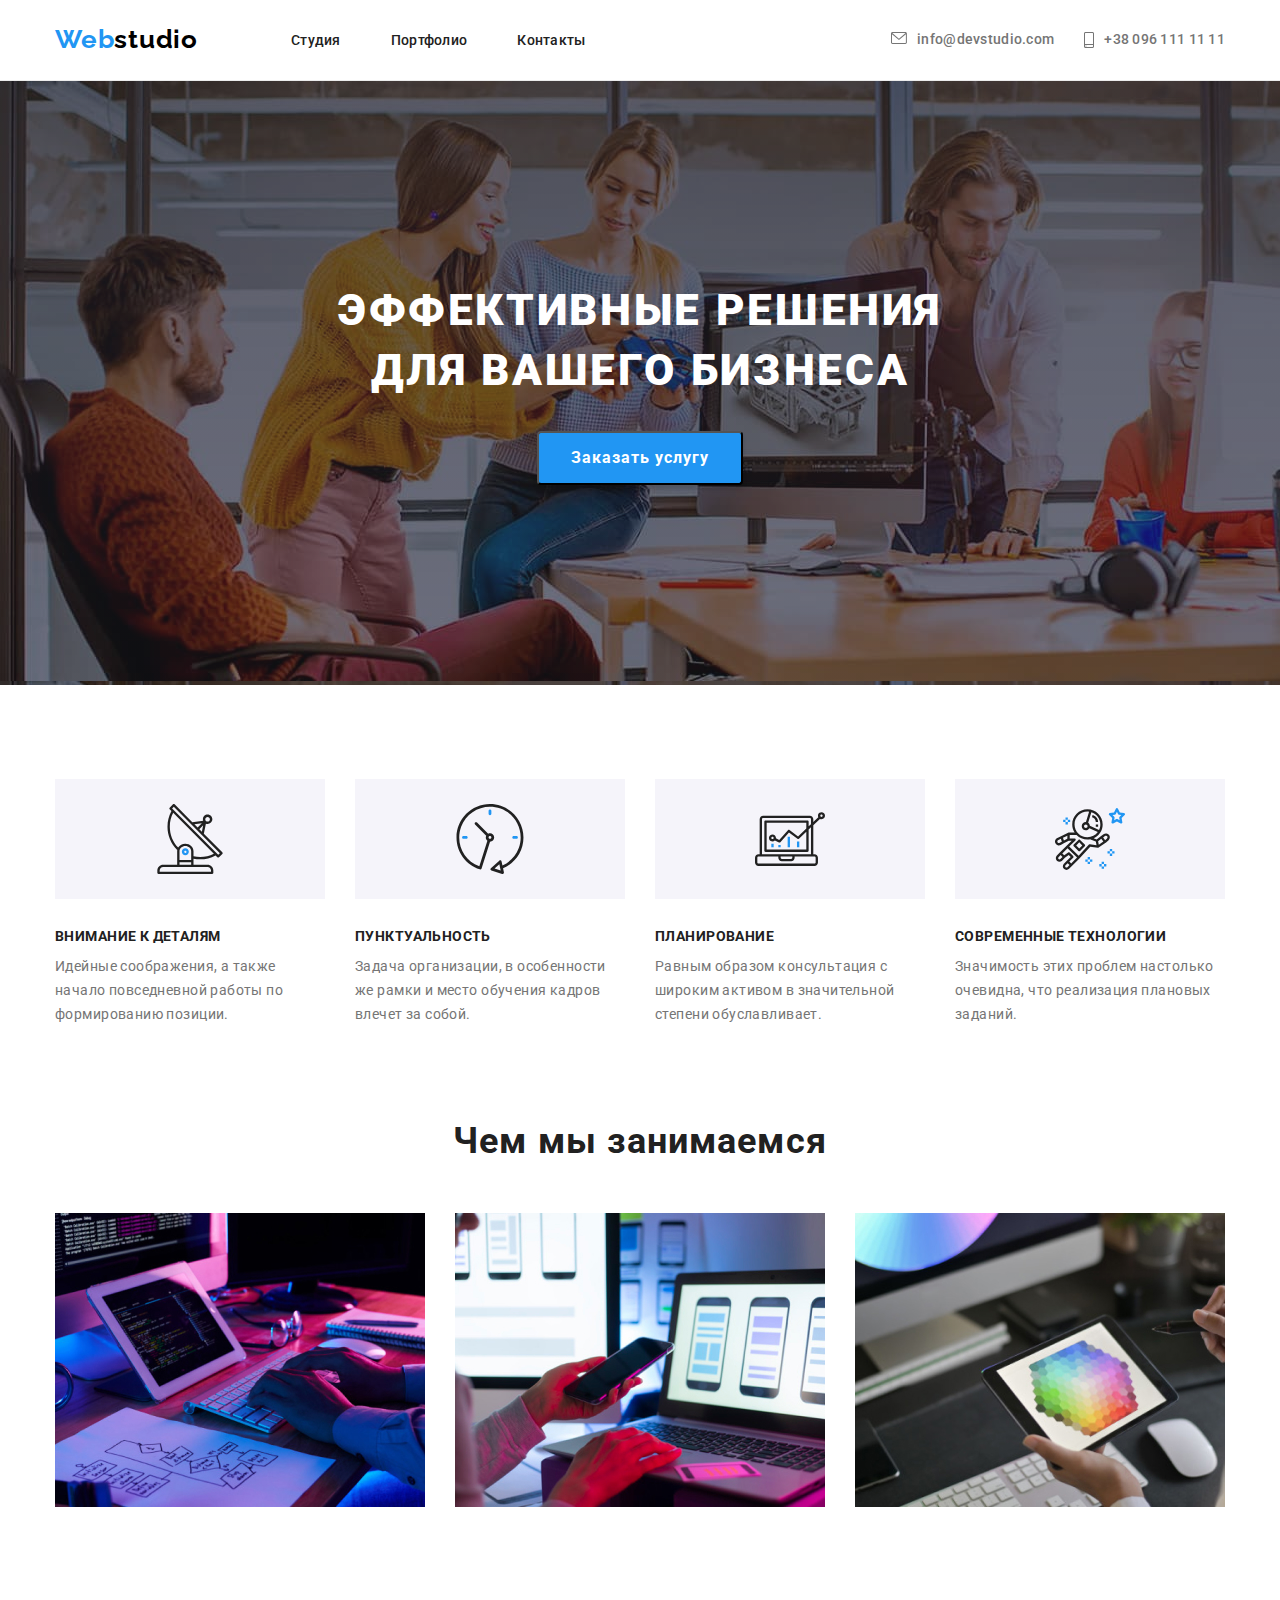
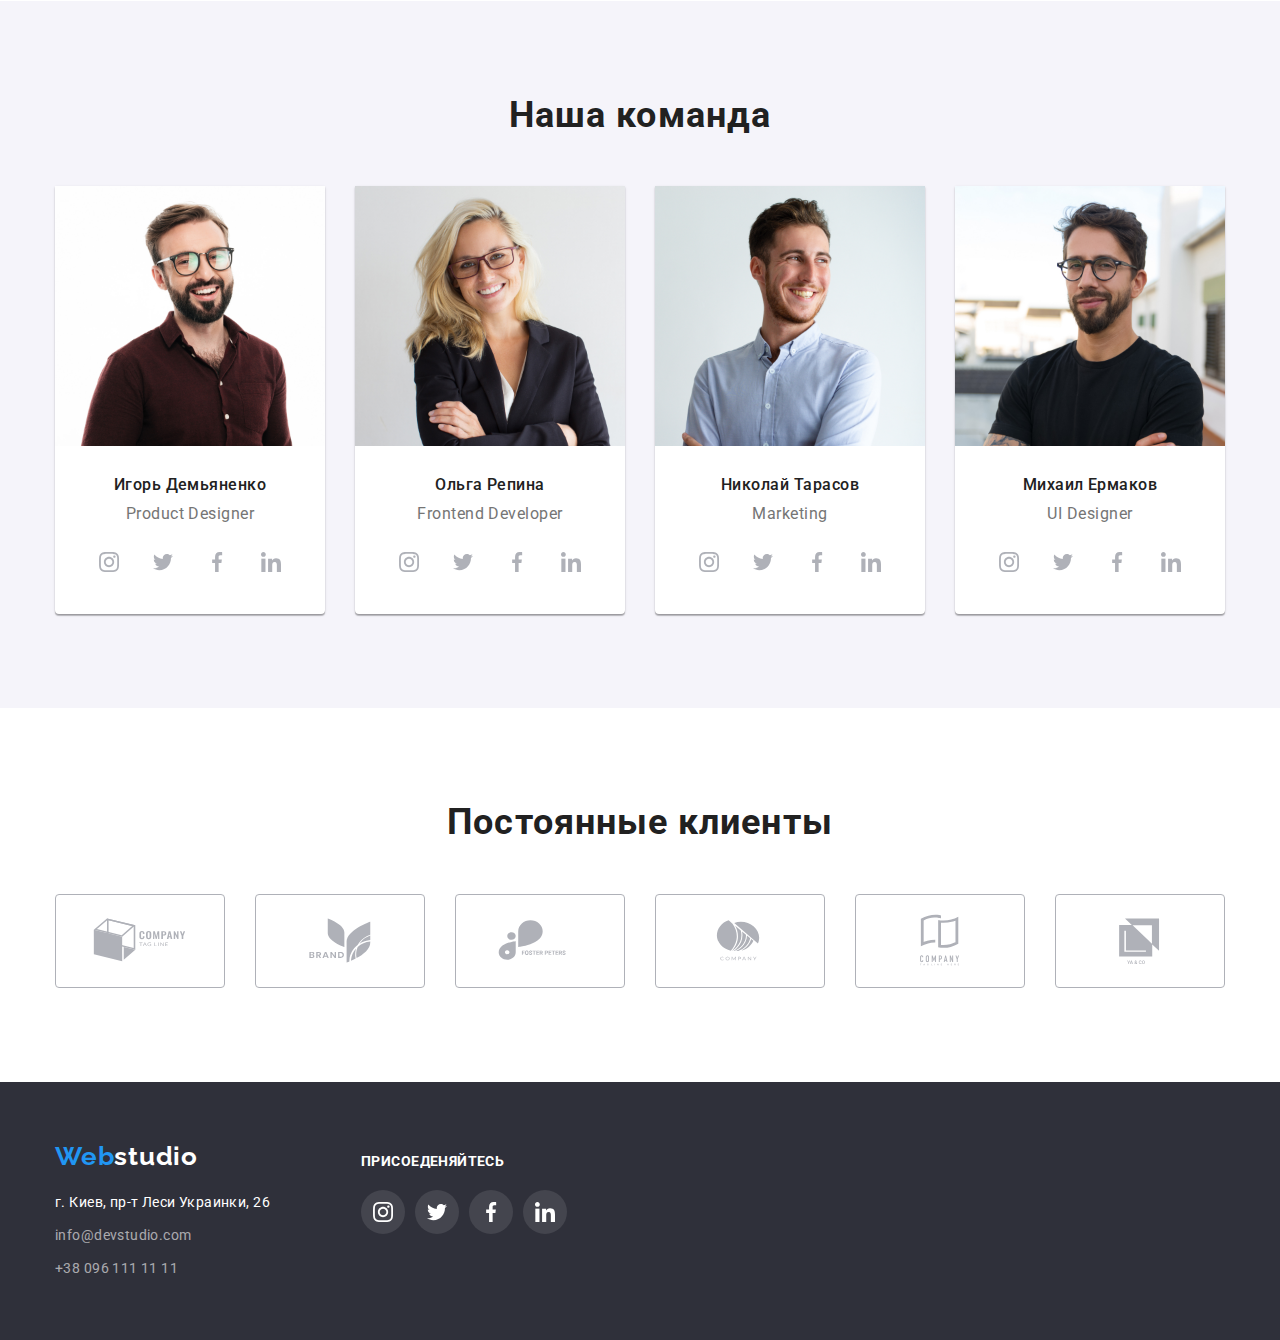
<file: index.html>
<!DOCTYPE html>
<html lang="en">
<head>
    <meta charset="UTF-8">
    <meta http-equiv="X-UA-Compatible" content="IE=edge">
    <meta name="viewport" content="width=device-width, initial-scale=1.0">
    <title>Document</title>
    <link rel="preconnect" href="https://fonts.googleapis.com">
    <link rel="preconnect" href="https://fonts.gstatic.com" crossorigin>
    <link href="https://fonts.googleapis.com/css2?family=Raleway:wght@700&family=Roboto:wght@400;500;700;900&display=swap"
        rel="stylesheet">
    <link rel="stylesheet" href="https://cdnjs.cloudflare.com/ajax/libs/modern-normalize/1.1.0/modern-normalize.min.css" />
    <link rel="stylesheet" href="./css/styles.css" />
</head>
<body>
<!-- Шапка страницы -->
    <header class="header">
        <div class="conteiner">
            <nav class="header-nav">
                <a href="#" class="logo">Web<span class="logo-icon">studio</span></a>
    
                <!-- Навигация на другие страницы -->
                <ul class="nav">
                    <li class="nav-item"><a href="./index.html" class="nav-pagination"> Студия</a></li>
                    <li class="nav-item"><a href="./portfolio.html" class="nav-pagination">Портфолио</a></li>
                    <li class="nav-item"><a href="#" class="nav-pagination">Контакты</a></li>
                </ul>
    
    
                <!-- Ссылка на вебсайт-->
                <div class="nav-box">
                    <a href="mailto:info@devstudio.com"
                     class="nav-all"><info@devstudio.com>
                        <svg class="svg-list" width="16" height="12">
                            <use href="./images/icons.svg/symbol-defs.svg#icon-envelope"></use>
                        </svg>info@devstudio.com</a>
                    <!-- Ссылка на телефонный номер -->
                    <a href="tel:+380961111111"  class="nav-all-phone">
                     
                     <svg class="svg-list" width="10" height="16"> 
                        <use href="./images/icons.svg/symbol-defs.svg#icon-smartphone"></use>
                    </svg> +38 096 111 11 11</a>
                </div>
            </nav>
        </div>
    </header>
<!-- Уникальный контент страницы -->
    <main>
        <section class="hero">
            <h1 class="hero-title">Эффективные решения для вашего бизнеса</h1>
            <button type="button" class="hero-button">Заказать услугу</button>
        </section>
<!-- Особенности -->
        <section class="section">
        <div class="conteiner">
            <ul class="special-container">
                <li class="special-box">
                    <div class="box-svg">
                    <svg class="svg" width="70" height="70"> 
                        <use href="./images/icons.svg/symbol-defs.svg#icon-antenna"></use>
                    </svg>
                    </div>
                <h3 class="title-list">Внимание к деталям</h3>
                <p class="title-text">Идейные соображения, а также начало повседневной работы по формированию позиции.</p>
                </li>
                <li class="special-box">
                    <div class="box-svg">
                        <svg class="svg" width="70" height="70">
                            <use href="./images/icons.svg/symbol-defs.svg#icon-clock"></use>
                        </svg>
                    </div>
                <h3 class="title-list">Пунктуальность</h3>
                <p class="title-text">Задача организации, в особенности же рамки и место обучения кадров влечет за собой.</p>
                </li>
                <li class="special-box">
                    <div class="box-svg">
                        <svg class="svg"  width="70" height="70">
                            <use href="./images/icons.svg/symbol-defs.svg#icon-diagram"></use>
                        </svg>
                    </div>
                <h3 class="title-list">Планирование</h3>
                <p class="title-text">Равным образом консультация с широким активом в значительной степени обуславливает.</p>
                </li>
                <li class="special-box">
                    <div class="box-svg">
                        <svg class="svg"  width="70" height="70">
                            <use href="./images/icons.svg/symbol-defs.svg#icon-astronaut"></use>
                        </svg>
                    </div>
                <h3 class="title-list">Современные технологии</h3>
                <p class="title-text">Значимость этих проблем настолько очевидна, что реализация плановых заданий.</p>
                </li>
            </ul>
        </div>
        </section>
<!-- Чем мы занимаемся -->
        <section class="section special-section">
        <div class="conteiner">
            <h2 class="work-title">Чем мы занимаемся</h2>
            <ul class="work-container">
                <li class="work-box">
                <img src="./images/box1.jpg" alt="работа 1"
                width="370" />
                </li>   
                <li class="work-box">
                <img src="./images/box2.jpg" alt="работа 2"
                 width="370" />
                </li>   
                <li class="work-box">
                <img src="./images/box3.jpg" alt="работа 3"
                 width="370" />
                </li>
            </ul>
        </div>
        </section>
<!-- Наша команда -->
        <section class="section command ">
            <div class="conteiner">
                <h2 class="work-title">Наша команда</h2>
                <ul class="command-container">
                    <li class="command-box">
                        <img src="./images/foto1.jpg" alt="фотография Игоря Демьяненко"
                         width="270" height="260" />
                        <div class="list-box">
                        <h3 class="command-title-list">Игорь Демьяненко</h3>
                        <p class="command-title-text">Product Designer</p>
                        <ul class="social-box">
                            <li class="social-list">
                                <a href="#"class="social"><svg class="svg-list-ico" width="20" height="20">
                                    <use href="./images/icons.svg/symbol-defs.svg#icon-instagram-2"></use>
                                </svg></a>
                            </li>
                            <li class="social-list">
                                <a href="#" class="social"><svg class="svg-list-ico" width="20" height="20">
                                    <use href="./images/icons.svg/symbol-defs.svg#icon-twitter-1"></use>
                                    </svg></a>
                            </li>
                            <li class="social-list">
                                <a href="#" class="social"><svg class="svg-list-ico" width="20" height="20">
                                    <use href="./images/icons.svg/symbol-defs.svg#icon-facebook-1"></use>
                                    </svg></a>
                            </li>
                            <li class="social-list">
                                <a href="#" class="social"><svg class="svg-list-ico" width="20" height="20">
                                    <use href="./images/icons.svg/symbol-defs.svg#icon-linkedin-1"></use>
                                    </svg></a>
                            </li class="social-list">
                        </ul>
                        </div>
                    </li>
                    <li class="command-box">
                        <img src="./images/foto2.jpg" alt="фотография Ольги Репиной"
                        width="270" height="260" />
                        <div class="list-box">
                        <h3 class="command-title-list">Ольга Репина</h3>
                        <p class="command-title-text">Frontend Developer</p>
                        <ul class="social-box">
                            <li class="social-list">
                                <a href="#" class="social"><svg class="svg-list-ico" width="20" height="20">
                                    <use href="./images/icons.svg/symbol-defs.svg#icon-instagram-2"></use>
                                    </svg></a>
                            </li>
                            <li class="social-list">
                                <a href="#" class="social"><svg class="svg-list-ico" width="20" height="20">
                                    <use href="./images/icons.svg/symbol-defs.svg#icon-twitter-1"></use>
                                    </svg></a>
                            </li>
                            <li class="social-list">
                                <a href="#" class="social"><svg class="svg-list-ico" width="20" height="20">
                                    <use href="./images/icons.svg/symbol-defs.svg#icon-facebook-1"></use>
                                    </svg></a>
                            </li>
                            <li class="social-list">
                                <a href="#" class="social"><svg class="svg-list-ico" width="20" height="20">
                                    <use href="./images/icons.svg/symbol-defs.svg#icon-linkedin-1"></use>
                                    </svg></a>
                            </li class="social-list">
                        </ul>
                        </div>
                    </li>
                    <li class="command-box">
                        <img src="./images/foto3.jpg" alt="фотография Николая Тарасова"
                        width="270" height="260" />
                        <div class="list-box">
                        <h3 class="command-title-list">Николай Тарасов</h3>
                        <p class="command-title-text">Marketing</p>
                        <ul class="social-box">
                            <li class="social-list">
                                <a href="#" class="social"><svg class="svg-list-ico" width="20" height="20">
                                    <use href="./images/icons.svg/symbol-defs.svg#icon-instagram-2"></use>
                                    </svg></a>
                            </li>
                            <li class="social-list">
                                <a href="#" class="social"><svg class="svg-list-ico" width="20" height="20">
                                    <use href="./images/icons.svg/symbol-defs.svg#icon-twitter-1"></use>
                                    </svg></a>
                            </li>
                            <li class="social-list">
                                <a href="#" class="social"><svg class="svg-list-ico" width="20" height="20">
                                    <use href="./images/icons.svg/symbol-defs.svg#icon-facebook-1"></use>
                                    </svg></a>
                            </li>
                            <li class="social-list">
                                <a href="#" class="social"><svg class="svg-list-ico" width="20" height="20">
                                    <use href="./images/icons.svg/symbol-defs.svg#icon-linkedin-1"></use>
                                    </svg></a>
                            </li class="social-list">
                        </ul>
                        </div>
                    </li>
                    <li class="command-box">
                        <img src="./images/foto4.jpg" alt="фотография Михаила Ермакова"
                        width="270" height="260" />
                        <div class="list-box">
                        <h3 class="command-title-list">Михаил Ермаков</h3>
                        <p class="command-title-text">UI Designer</p>
                        <ul class="social-box">
                            <li class="social-list">
                                <a href="#" class="social"><svg class="svg-list-ico" width="20" height="20">
                                    <use href="./images/icons.svg/symbol-defs.svg#icon-instagram-2"></use>
                                    </svg></a>
                            </li>
                            <li class="social-list">
                                <a href="#" class="social"><svg class="svg-list-ico" width="20" height="20">
                                    <use href="./images/icons.svg/symbol-defs.svg#icon-twitter-1"></use>
                                    </svg></a>
                            </li>
                            <li class="social-list">
                                <a href="#" class="social"><svg class="svg-list-ico" width="20" height="20">
                                    <use href="./images/icons.svg/symbol-defs.svg#icon-facebook-1"></use>
                                    </svg></a>
                            </li>
                            <li class="social-list">
                                <a href="#" class="social"><svg class="svg-list-ico" width="20" height="20">
                                    <use href="./images/icons.svg/symbol-defs.svg#icon-linkedin-1"></use>
                                    </svg></a>
                            </li class="social-list">
                        </ul>
                        </div>
                    </li>
                </ul>
            </div>
        </section>
        <section class="section">
            <div class="conteiner">
                <h2 class="work-title">Постоянные клиенты</h2>
                <ul class="clients">
                  <li class="clients-box">
                      <a href="#" class="clients-list"><svg class="clients-svg" width="106" height="60">
                        <use href="./images/icons.svg/symbol-defs.svg#icon-logo"></use>
                      </svg></a>
                  </li>
                <li class="clients-box">
                    <a href="#" class="clients-list"><svg class="clients-svg" width="106" height="60">
                            <use href="./images/icons.svg/symbol-defs.svg#icon-logo-1"></use>
                        </svg></a>
                </li>
                <li class="clients-box">
                    <a href="#" class="clients-list"><svg class="clients-svg" width="106" height="60">
                            <use href="./images/icons.svg/symbol-defs.svg#icon-logo-2"></use>
                        </svg></a>
                </li>
                <li class="clients-box">
                    <a href="#" class="clients-list"><svg class="clients-svg" width="106" height="60">
                            <use href="./images/icons.svg/symbol-defs.svg#icon-logo-3"></use>
                        </svg></a>
                </li>
                <li class="clients-box">
                    <a href="#" class="clients-list"><svg class="clients-svg" width="106" height="60">
                            <use href="./images/icons.svg/symbol-defs.svg#icon-logo-4"></use>
                        </svg></a>
                </li>
                <li class="clients-box">
                    <a href="#" class="clients-list"><svg class="clients-svg" width="106" height="60">
                            <use href="./images/icons.svg/symbol-defs.svg#icon-logo-5"></use>
                        </svg></a>
                </li>
                </ul>
            </div>
        </section>
    </main>
<!-- футер -->
    <footer class="footer">
     <div class="conteiner foot ">
        <div class="logo-address">
            <a href="#" class="logo">Web<span class="logo-icon-color">studio</span></a>
            <address class="address">
                <p class="address-text">г. Киев, пр-т Леси Украинки, 26</p>
                <a href="mailto:info@devstudio.com" class="address-all">info@devstudio.com</a>
                <a href="tel:+380961111111" class="address-all-phone">+38 096 111 11 11</a>
            </address>
        </div>
        <div class="call">
            <h3 class="call-title">Присоеденяйтесь</h3>
            <ul class="call-content">
                <li class="call-icon">
                    <a href="#" class="call-list"><svg class="call-svg" width="20" height="20">
                            <use href="./images/icons.svg/symbol-defs.svg#icon-instagram-2"></use>
                        </svg></a>
                </li>
                <li class="call-icon">
                    <a href="#" class="call-list"><svg class="call-svg" width="20" height="20">
                            <use href="./images/icons.svg/symbol-defs.svg#icon-twitter-1"></use>
                        </svg></a>
                </li>
                <li class="call-icon">
                    <a href="#" class="call-list"><svg class="call-svg" width="20" height="20">
                            <use href="./images/icons.svg/symbol-defs.svg#icon-facebook-1"></use>
                        </svg></a>
                </li>
                <li class="call-icon">
                    <a href="#" class="call-list"><svg class="call-svg" width="20" height="20">
                            <use href="./images/icons.svg/symbol-defs.svg#icon-linkedin-1"></use>
                        </svg></a>
                </li class="social-list">
            </ul>
        </div>
     </div>
    </footer>
</body>
</html>
</file>
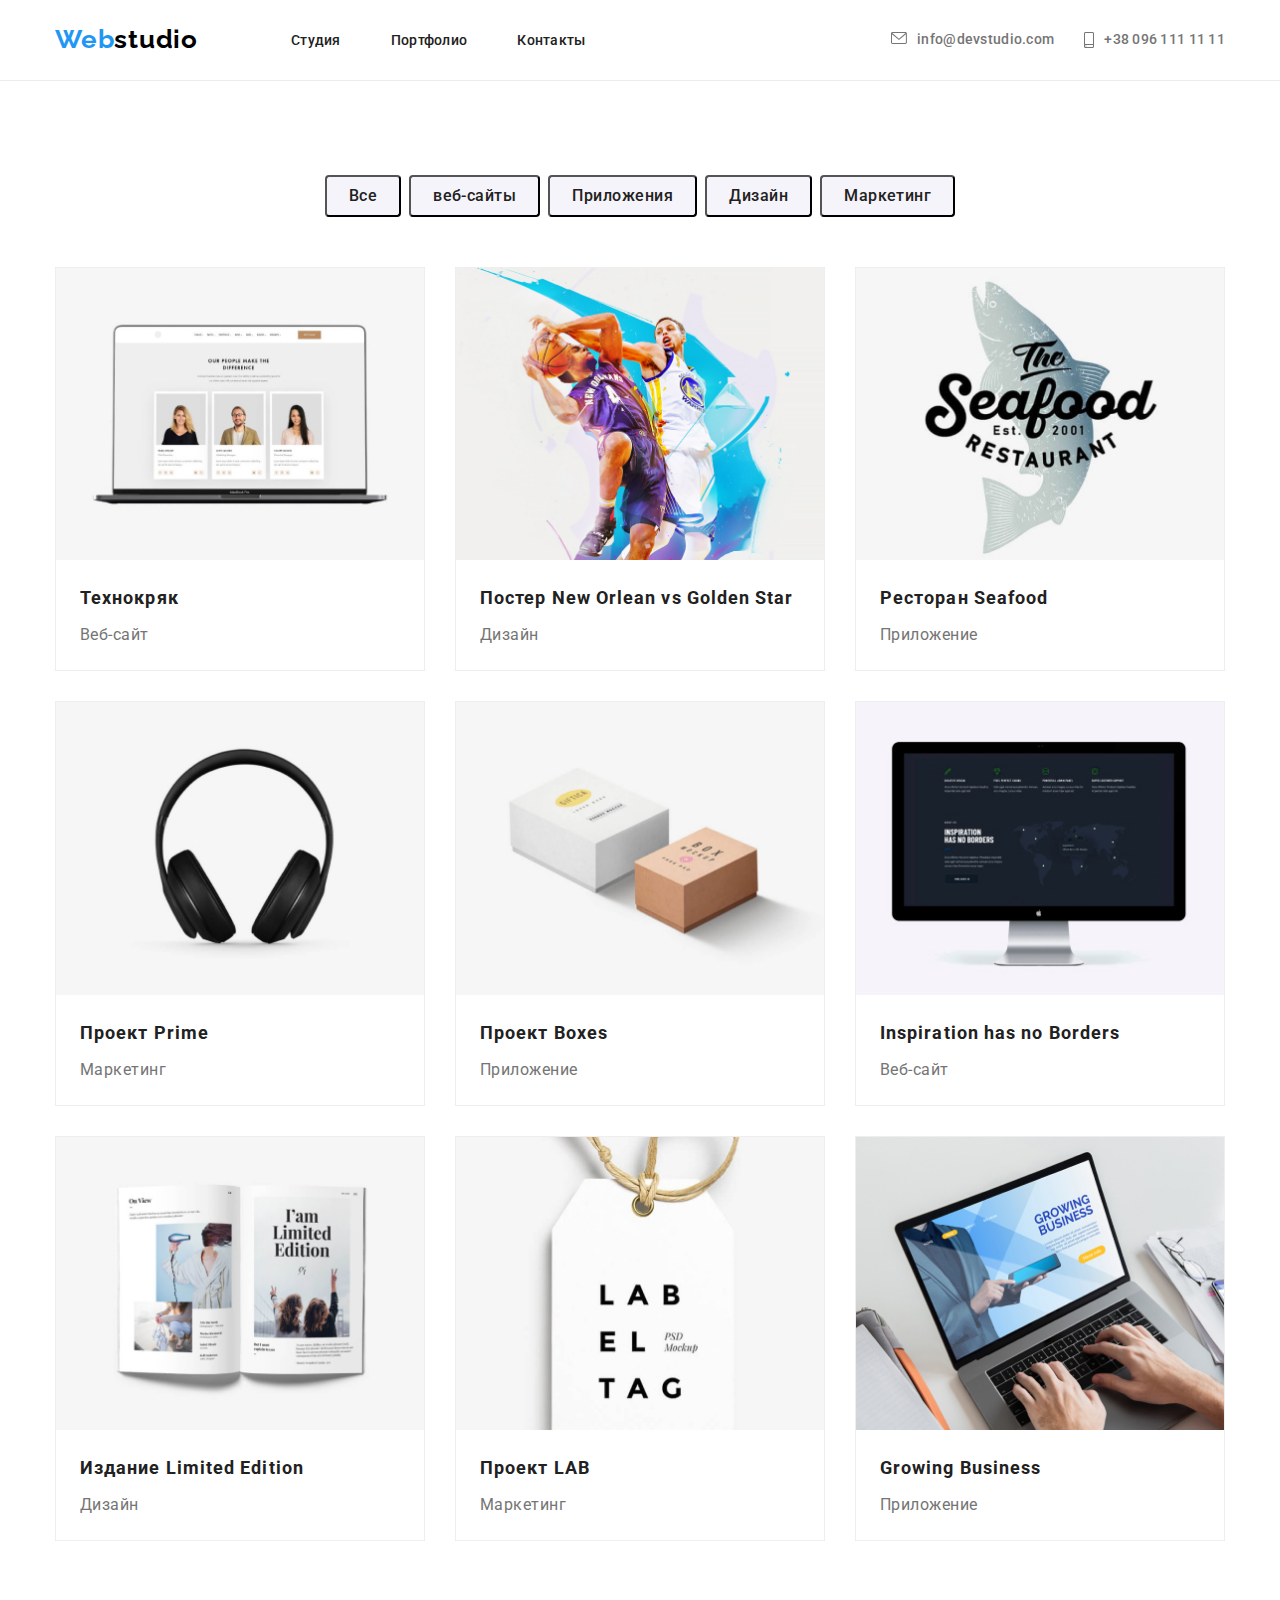
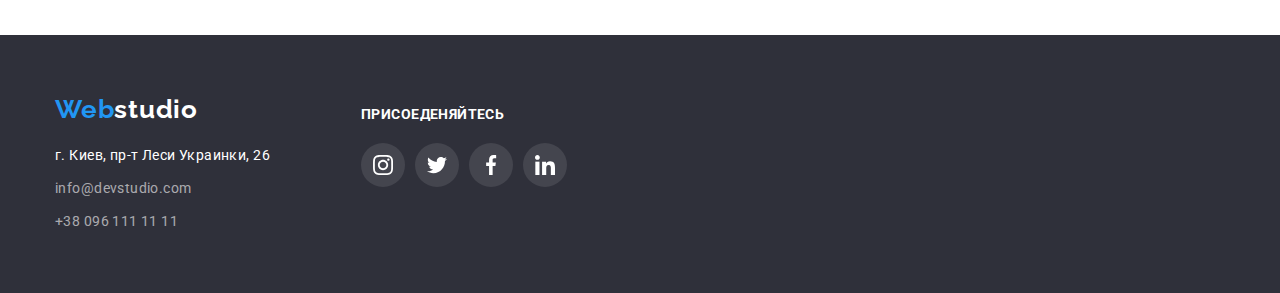
<file: portfolio.html>
<!DOCTYPE html>
<html lang="en">
<head>
    <meta charset="UTF-8">
    <meta http-equiv="X-UA-Compatible" content="IE=edge">
    <meta name="viewport" content="width=device-width, initial-scale=1.0">
    <title>Document</title>
    <link rel="preconnect" href="https://fonts.googleapis.com">
    <link rel="preconnect" href="https://fonts.gstatic.com" crossorigin>
    <link href="https://fonts.googleapis.com/css2?family=Raleway:wght@700&family=Roboto:wght@400;500;700;900&display=swap"
        rel="stylesheet">
    <link rel="stylesheet" href="https://cdnjs.cloudflare.com/ajax/libs/modern-normalize/1.1.0/modern-normalize.min.css" />
    <link rel="stylesheet" href="./css/styles.css" />
</head>
<body>
<!-- Шапка страницы -->
    <header class="header">
        <div class="conteiner">
            <nav class="header-nav">
                <a href="#" class="logo">Web<span class="logo-icon">studio</span></a>
    
                <!-- Навигация на другие страницы -->
                <ul class="nav">
                    <li class="nav-item"><a href="./index.html" class="nav-pagination"> Студия</a></li>
                    <li class="nav-item"><a href="./portfolio.html" class="nav-pagination">Портфолио</a></li>
                    <li class="nav-item"><a href="#" class="nav-pagination">Контакты</a></li>
                </ul>
    
    
     <!-- Ссылка на вебсайт-->
                <div class="nav-box">
                    <a href="mailto:info@devstudio.com" class="nav-all">
                        <info@devstudio.com>
                            <svg class="svg-list" width="16" height="12">
                                <use href="./images/icons.svg/symbol-defs.svg#icon-envelope"></use>
                            </svg>info@devstudio.com</a>
     <!-- Ссылка на телефонный номер -->
                    <a href="tel:+380961111111" class="nav-all-phone">
                
                        <svg class="svg-list" width="10" height="16">
                            <use href="./images/icons.svg/symbol-defs.svg#icon-smartphone"></use>
                        </svg> +38 096 111 11 11</a>
                </div>
            </nav>
        </div>
    </header>
<!-- Уникальный контент страницы -->
    <main>
        <section class="section">
            <div class="conteiner">
                <h1 class="title-promo" hidden>Портфолио</h1>
                <ul class="main-btn">
                    <li class="button-list"><button type="button" class="main-button">Все</button></li>
                    <li class="button-list"><button type="button" class="main-button">веб-сайты</button></li>
                    <li class="button-list"><button type="button" class="main-button">Приложения</button></li>
                    <li class="button-list"><button type="button" class="main-button">Дизайн</button></li>
                    <li class="button-list"><button type="button" class="main-button">Маркетинг</button></li>

                </ul>
            </div>
<!-- Галерея работ -->
        <div class="conteiner">
            <h2 class="title"hidden>Галерея работ</h2>
            <ul class="main-container">
                <li class="main-image">
                    <a class="card-text-list" href="">
                    <img src="./images/img1.jpg" alt="Веб-сайт Технокряк" width="370"/>
                     <div class="card-text">
                        <h3 class="main-title-list">Технокряк</h3>
                        <p class="main-title-text">Веб-сайт</p>
                     </div>
                    </a>
                </li>
                <li class="main-image">
                    <a class="card-text-list" href="">
                    <img src="./images/img2.jpg" alt="Постер" width="370"/>
                     <div class="card-text">
                        <h3 class="main-title-list">Постер New Orlean vs Golden Star</h3>
                        <p class="main-title-text">Дизайн</p>
                     </div>
                    </a>
                </li>
                <li class="main-image">
                    <a class="card-text-list" href="">
                    <img src="./images/img3.jpg" alt="Приложение Ресторан" width="370"/>
                     <div class="card-text">
                        <h3 class="main-title-list">Ресторан Seafood</h3>
                        <p class="main-title-text">Приложение</p>
                     </div>
                    </a>
                    
                </li>
                <li class="main-image">
                    <a class="card-text-list" href="">
                    <img src="./images/img4.jpg" alt="Наушники" width="370"/>
                     <div class="card-text">
                        <h3 class="main-title-list">Проект Prime</h3>
                        <p class="main-title-text">Маркетинг</p>
                     </div>
                    </a>
                </li>
                <li class="main-image">
                    <a class="card-text-list" href="">
                    <img src="./images/img5.jpg" alt="Две коробки" width="370" />
                     <div class="card-text">
                        <h3 class="main-title-list">Проект Boxes</h3>
                        <p class="main-title-text">Приложение</p>
                     </div>
                    </a>
                </li>
                <li class="main-image">
                    <a class="card-text-list" href="">
                    <img src="./images/img6.jpg" alt="Сайт для компьютера" width="370"  />
                     <div class="card-text">
                        <h3 class="main-title-list">Inspiration has no Borders</h3>
                        <p class="main-title-text">Веб-сайт</p>
                     </div>
                    </a>
                </li>
                <li class="main-image">
                    <a class="card-text-list" href="">
                    <img src="./images/img7.jpg" alt="Книга" width="370"  />
                     <div class="card-text">
                        <h3 class="main-title-list">Издание Limited Edition</h3>
                        <p class="main-title-text">Дизайн</p>
                     </div>
                    </a>
                </li>
                <li class="main-image">
                    <a class="card-text-list" href="">
                    <img src="./images/img8.jpg" alt="Название проэкта" width="370"  />
                     <div class="card-text">
                        <h3 class="main-title-list">Проект LAB</h3>
                        <p class="main-title-text">Маркетинг</p>
                     </div>
                    </a>
                </li>
                <li class="main-image">
                    <a class="card-text-list" href="">
                    <img src="./images/img9.jpg" alt="Приложение для компьютера"
                     width="370"  />
                     <div class="card-text">
                        <h3 class="main-title-list">Growing Business</h3>
                        <p class="main-title-text">Приложение</p>
                     </div>
                    </a>
                </li>
            </ul>
        </div>
      </section>
    </main>
<!-- футер -->
    <footer class="footer">
        <div class="conteiner foot ">
            <div class="logo-address">
                <a href="#" class="logo">Web<span class="logo-icon-color">studio</span></a>
                <address class="address">
                    <p class="address-text">г. Киев, пр-т Леси Украинки, 26</p>
                    <a href="mailto:info@devstudio.com" class="address-all">info@devstudio.com</a>
                    <a href="tel:+380961111111" class="address-all-phone">+38 096 111 11 11</a>
                </address>
            </div>
            <div class="call">
                <h3 class="call-title">Присоеденяйтесь</h3>
                <ul class="call-content">
                    <li class="call-icon">
                        <a href="#" class="call-list"><svg class="call-svg" width="20" height="20">
                                <use href="./images/icons.svg/symbol-defs.svg#icon-instagram-2"></use>
                            </svg></a>
                    </li>
                    <li class="call-icon">
                        <a href="#" class="call-list"><svg class="call-svg" width="20" height="20">
                                <use href="./images/icons.svg/symbol-defs.svg#icon-twitter-1"></use>
                            </svg></a>
                    </li>
                    <li class="call-icon">
                        <a href="#" class="call-list"><svg class="call-svg" width="20" height="20">
                                <use href="./images/icons.svg/symbol-defs.svg#icon-facebook-1"></use>
                            </svg></a>
                    </li>
                    <li class="call-icon">
                        <a href="#" class="call-list"><svg class="call-svg" width="20" height="20">
                                <use href="./images/icons.svg/symbol-defs.svg#icon-linkedin-1"></use>
                            </svg></a>
                    </li class="social-list">
                </ul>
            </div>
        </div>
    </footer>
    
</body>
</html>
</file>
<file: css/styles.css>
:root{
--text-primary: #212121;
--text-secondary: #757575;
--theme-color: #2196F3;
--primary-font: roboto,sans-serif;
--primary-white-color: #ffffff;
--icons-color: #AFB1B8;
}

body{
font-family: var(--primary-font);
color: var(--text-primary);
background-color: var(--primary-white-color);
}
.conteiner{
  width: 1200px;
  margin-left: auto;
  margin-right: auto;
  padding-left: 15px;
  padding-right: 15px;


}
img{
  display: block;
  max-width: 100%;
  height: auto;
}

ul,ol{
    list-style: none;
    padding: 0;
}
/* Шапка страницы */
.header{
 
border-bottom: 1px solid #ECECEC;

}
.logo{
margin-top: 0;
margin-bottom: 0;
margin-right: 93px;
font-family: Raleway;
font-weight: bold;
font-size: 26px;
line-height: 1.12;
letter-spacing: 0.03em;    
color: var(--theme-color);
text-decoration: none;
}

.logo-icon{
font-family: Raleway;
font-weight: bold;
font-size: 26px;
line-height: 1.12;
letter-spacing: 0.03em;    
color: #000000;
text-decoration: none;
}
.logo-icon-color{
margin-top: 0;
margin-bottom: 20px;    
font-family: Raleway;
font-weight: bold;
font-size: 26px;
line-height: 1.12;
letter-spacing: 0.03em;    
color: var(--primary-white-color);
text-decoration: none;
}
.header-nav{
display: flex;
flex-wrap: wrap;
align-items: center;
padding: 0;
}
/* Навигация на другие страницы */
.nav{
display: flex;
margin-top: 0;
margin-bottom: 0;

}
.nav-item:not(:last-child){
margin-right: 50px;
}
.nav-pagination{
padding-top: 32px;
padding-bottom: 32px;
font-weight: 500;
font-size: 14px;
line-height: 1.14;
text-decoration: none;
color: var(--text-primary);
letter-spacing: 0.02em;
}
.nav-pagination:hover,
.nav-pagination:focus{
color: var(--theme-color);   
}
/* Ссылка на вебсайт,телефонный номер */
.nav-box{
  display: flex;
  align-items: center;
  margin-left: auto;

}

.nav-all{
display: flex;
align-items: center;
margin-right: 30px;
padding-top: 32px;
padding-bottom: 32px;
font-weight: 500;
font-size: 14px;
line-height: 1.14;
text-decoration: none;
color: var(--text-secondary);
letter-spacing: 0.02em;
}
.nav-all:hover,
.nav-all:focus{
color: var(--theme-color);

}
 

.svg-list{
fill: var(--text-secondary);
margin-right: 10px;
}
.svg-list:hover,
.svg-list:focus{
fill: var(--theme-color);
}
.nav-all:hover .svg-list,
.nav-all:focus .svg-list{
fill: var(--theme-color);

}
.nav-all-phone{
display: flex;
align-items: center;
padding-top: 32px;
padding-bottom: 32px;
font-weight: 500;
font-size: 14px;
line-height: 1.14;
text-decoration: none;
color: var(--text-secondary);
letter-spacing: 0.02em;
}
.nav-all-phone:hover,
.nav-all-phone:focus{
color: var(--theme-color);   
}
.nav-all-phone:hover .svg-list,
.nav-all-phone:focus .svg-list{
fill: var(--theme-color);}


/* Уникальный контент страницы */
.hero{
display: block;
margin-left: auto;
margin-right: auto;
text-align: center;
padding-top: 200px;
padding-bottom: 200px;
background: #C4C4C4;
background-image: linear-gradient( rgba(47, 48, 58, 0.5), rgba(47, 48, 58, 0.3)), url(../images/hero.jpg);

max-width: 1600px;

}

.hero-title{
width: 696px;
text-align: center;
margin: 0 auto 30px auto;

font-weight: 900;
font-size: 44px;
line-height: 1.36;
color: var(--primary-white-color);
letter-spacing: 0.06em;
text-transform: uppercase;
}

.hero-button{
align-items: center;
box-shadow: 0px 4px 4px rgba(0, 0, 0, 0.15);
border-radius: 4px;
cursor: pointer;
background: var(--theme-color);
color: var(--primary-white-color);
font-weight: bold;
padding: 10px 32px;
font-size: 16px;
line-height: 1.9;
letter-spacing: 0.06em;
}
/* Особенности */
.section{
padding-top: 94px;
padding-bottom: 94px;

}
.special-container{
display: flex;
margin-top: 0;
margin-bottom: 0;
}

.special-section{
  padding-top: 0;
}

.special-box{
flex-wrap: wrap;
width: 270px;
}
.box-svg{
  display: flex;
  align-items: center;
  justify-content: center;
  margin-bottom: 30px;
  padding: 25px 0;
  width: 270px;
  background-color: #F5F4FA;
}
.special-box:not(:last-child){
margin-right: 30px;}

.title-list{
margin-top: 0;
margin-bottom: 10px;

font-weight: bold;
font-size: 14px;
line-height: 1.14;
letter-spacing: 0.03em;
text-transform: uppercase;
color: var(--text-primary);
}
.title-text{
margin-top: 0;
margin-bottom: 0;
font-size: 14px;
line-height: 1.71;
letter-spacing: 0.03em;
color: var(--text-secondary);
}


/* Чем мы занимаемся */

.work-title{
margin-top: 0;
margin-bottom: 50px;
font-weight: bold;
font-size: 36px;
line-height: 1.16;
text-align: center;
letter-spacing: 0.03em;
color: var(--text-primary);
}

.work-container{
display: flex;
margin-top: 0;
margin-bottom: 0;
}
.work-box:not(:last-child){
margin-right: 30px;}

/* Наша команда */
.command-container{
display: flex;
margin-top: 0;
margin-bottom: 0;
}
.command-box{
 text-align: center;
 background: var(--primary-white-color);

box-shadow: 0px 1px 3px rgba(0, 0, 0, 0.12), 0px 1px 1px rgba(0, 0, 0, 0.14), 0px 2px 1px rgba(0, 0, 0, 0.2);
border-radius: 0px 0px 4px 4px;

}
.command-box:not(:last-child){
margin-right: 30px;}
.command{
  background: rgba(245, 244, 250, 1);
}
.command-title-list{

margin-top: 0px;
margin-bottom: 10px;
font-weight: 500;
font-size: 16px;
line-height: 1.18;
letter-spacing: 0.03em;
color: var(--text-primary);
}

.command-title-text{
margin-top: 0;
margin-bottom: 16px;
font-size: 16px;
line-height: 1.18;
letter-spacing: 0.03em;
color: var(--text-secondary);
}

.list-box{
padding: 30px 32px;
}

.social-box{
  display: flex;
  justify-content: center;
  align-items: center;
 list-style: none;
}

.social-list{
display: flex;
justify-content: center;
align-items: center;

}
.social-list:not(:last-child){
margin-right: 10px;}

.social{
display: flex;
justify-content: center;
align-items: center;
list-style: none;

border-radius: 50%;
width: 44px;
height: 44px;
}
.svg-list-ico{
fill: var(--icons-color);
margin: 0;
}
.social:hover,
.social:focus{
  background-color: var(--theme-color);
}
.social:hover .svg-list-ico,
.social:focus .svg-list-ico{
fill: var(--primary-white-color);
}
/* постоянные клиенты */
.clients{
display: flex;
margin: 0;

/* border: #AFB1B8; */

}
.clients-box{
width: 170px;
border: 1px solid var(--icons-color);
border-radius: 4px;
}
.clients-box:not(:last-child){
margin-right: 30px;}

.clients-list{
  display: flex;
  justify-content: center;
  align-items: center;
  
  padding: 16px 32px;
  list-style: none;
}
.clients-svg{
  fill: var(--icons-color);
}
.clients-list:hover,
.clients-list:focus{
border: 1px solid var(--theme-color);
}
.clients-list:hover .clients-svg,
.clients-list:focus .clients-svg{
fill: var(--theme-color);
}


/* футер */
.foot{
display: flex;  
}
.footer{
padding-top: 60px;
padding-bottom: 60px;
background: #2F303A;
}
.address{

 font-style: normal   
}

.address-all{
display: block;
margin-bottom: 9px;
font-weight: normal;
text-decoration: none;    
font-size: 14px;
line-height: 1.7;
letter-spacing: 0.03em;
color: rgba(255, 255, 255, 0.6);   
}
.address-all-phone{
display: block;
font-weight: normal;
text-decoration: none;    
font-size: 14px;
line-height: 1.7;
letter-spacing: 0.03em;
color: rgba(255, 255, 255, 0.6);
}
p.address-text{
margin-top: 20px;
margin-bottom: 9px;    
}
.address-text{    
margin-top: 0px;
margin-bottom: 9px;
font-weight: normal;    
font-size: 14px;
line-height: 1.7;
letter-spacing: 0.03em;
color: var(--primary-white-color);   
}
/* футер соц.сети */
.call{
  display: flex;
  flex-direction: column;
  width: 206px;
  margin-left: 70px;
  margin-top: 0;
  padding: 72px auto 100px 72px;
}


.call-title{

font-family: Roboto;  
font-weight:  bold;
font-style: normal;
font-size: 14px;
line-height: 1.14;
letter-spacing: 0.03em;
text-transform: uppercase;
color: var(--primary-white-color);
margin-bottom: 20px;
margin-top: 12px;

}
.call-content{
    display: flex;
  justify-content: center;
  align-items: center;
 list-style: none;
 margin: 0;
}


.call-icon{
display: flex;
justify-content: center;
align-items: center;

}

.call-icon:not(:last-child){
margin-right: 10px;}

.call-list{
display: flex;
justify-content: center;
align-items: center;
/* list-style: none; */
border-radius: 50%;
background: rgba(255, 255, 255, 0.1);
width: 44px;
height: 44px;  
}
.call-svg{
fill: var(--primary-white-color);
margin: 0;
}
.call-list:hover,
.call-list:focus{
background-color: 
rgba(33, 150, 243, 1);
}



/* Партфолио */

.main-button{
display: inline-block;
font-family: Roboto;    
background: #F5F4FA;

padding: 6px 22px;
border-radius: 4px;    
font-weight: 500;
font-size: 16px;
line-height: 1.6;
text-align: center;
letter-spacing: 0.03em;
color: var(--text-primary);
cursor: pointer;    
}

.main-button:hover,
.main-button:focus{
background: #2196F3;
box-shadow: 0px 3px 1px rgba(0, 0, 0, 0.1), 0px 1px 2px rgba(0, 0, 0, 0.08), 0px 2px 2px rgba(0, 0, 0, 0.12);
border-radius: 4px;
font-weight: 500px;
font-size: 16px;
line-height: 1.6;
text-align: center;
letter-spacing: 0.03em;
color: var(--primary-white-color);
}
.main-btn{
display: flex;
justify-content: center;
margin-top: 0;
margin-bottom: 50px;
}
.button-list:not(:last-child){
margin-right: 8px;
}
.main-title-list{
margin-top: 0;
margin-bottom: 4px;
font-weight: bold;
font-size: 18px;
line-height: 2.0;
letter-spacing: 0.06em;
color: var(--text-primary);


}
.main-title-text{
margin-top: 0;
margin-bottom: 0;
text-decoration: none;
font-size: 16px;
line-height: 1.9;
letter-spacing: 0.03em;
color: var(--text-secondary);
}

.main-container{
margin-top: 0;
margin-bottom: 0;
padding: 0;
display: flex;
flex-wrap: wrap;
}
.main-image{
width: 370px;
margin-right: 30px;
margin-bottom: 30px;

border: 1px solid #EEEEEE;
}
.main-image:nth-child(3n){
  margin-right: 0;
}
.main-image:nth-last-child(-n+3){
 margin-bottom: 0; 
}

.card-text{
padding-top: 20px;
padding-left: 24px;
padding-bottom: 20px;
padding-right: 24px;

}
.card-text-list{
text-decoration: none;



}

.main-image:hover,
.main-image:focus{
box-shadow: 0px 1px 1px rgba(0, 0, 0, 0.12), 0px 4px 4px rgba(0, 0, 0, 0.06), 1px 4px 6px rgba(0, 0, 0, 0.16);

}
</file>
